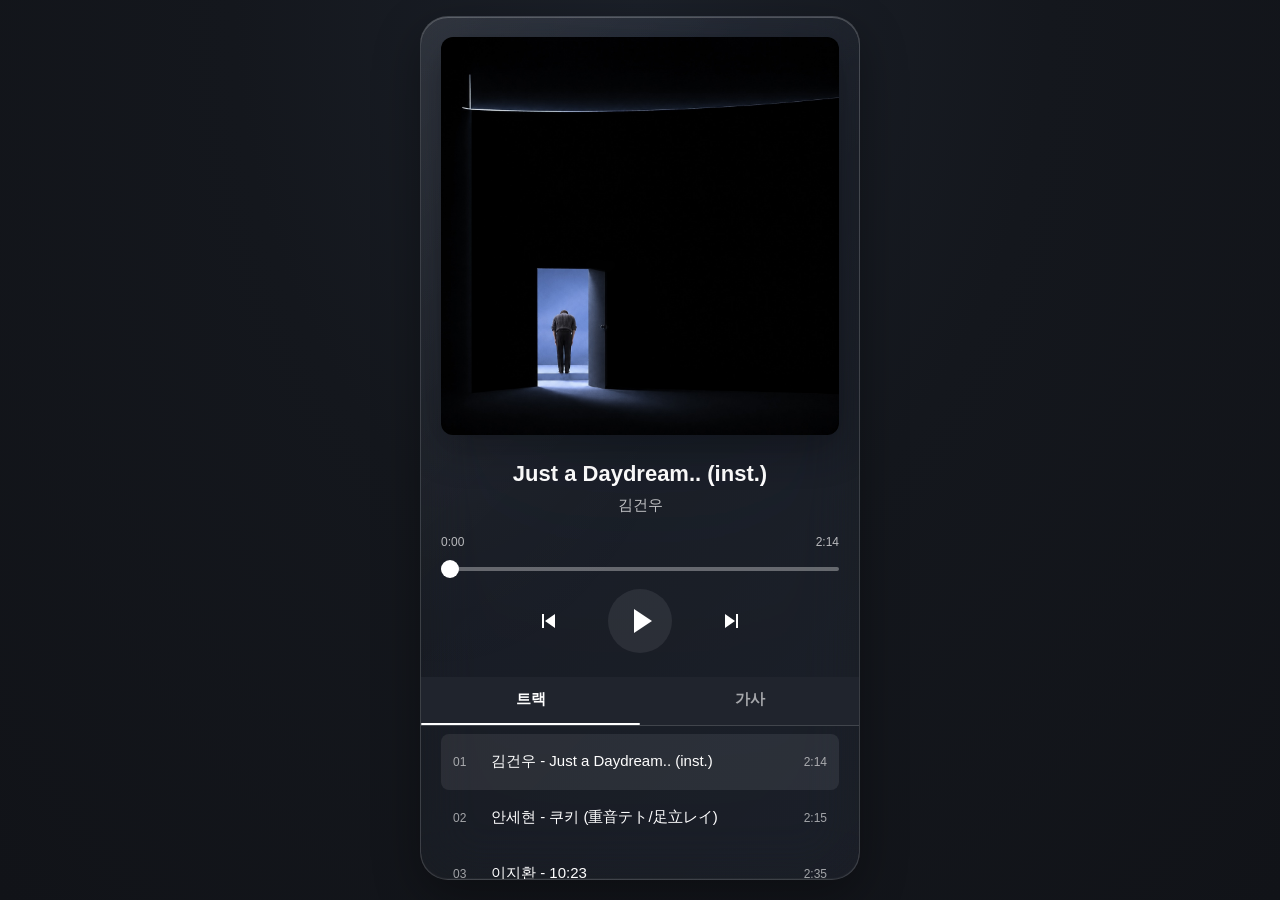
<file: index.html>
<!doctype html>
<html lang="ko">
<head>
<script>window.assetVersion = Date.now().toString(36);</script>
<meta charset="utf-8"><meta name="viewport" content="width=device-width, initial-scale=1, viewport-fit=cover"><meta name="theme-color" content="#111318"><meta name="description" content="TTL의 앨범 True Man Show"><title>True Man Show — TTL</title><link rel="icon" href="assets/cover.png"><script>document.write('<link rel="stylesheet" href="style.css?v=' + window.assetVersion + '">');</script>
</head>
<body>
<div class="background" aria-hidden="true"></div>
<div class="intro-screen" id="opening" aria-hidden="true"><div><h1>True Man Show</h1></div></div>
<main class="player">
<button class="album-art" id="info" type="button" aria-label="앨범 소개" disabled><img src="assets/cover.png" alt="True Man Show 앨범 커버"></button>
<div class="track-info"><h2 id="track-title">음원을 준비하고 있어요</h2><p id="track-artist">TTL</p><blockquote id="track-highlight" hidden></blockquote></div>
<div class="progress-time"><span id="elapsed">0:00</span><span id="duration">0:00</span></div><input id="seek" type="range" min="0" max="100" step="any" value="0" aria-label="재생 위치" disabled>
<div class="controls"><button id="previous" aria-label="이전 곡" disabled><svg viewBox="0 0 24 24" aria-hidden="true"><path d="M6 5h2v14H6zm3 7 10-7v14z"/></svg></button><button id="play" aria-label="재생" disabled><svg viewBox="0 0 24 24" aria-hidden="true"><path d="M8 4v16l12-8z"/></svg></button><button id="next" aria-label="다음 곡" disabled><svg viewBox="0 0 24 24" aria-hidden="true"><path d="M16 5h2v14h-2zM5 5l10 7-10 7z"/></svg></button></div><audio id="audio" preload="metadata"></audio>
<div class="library"><div class="tabs" role="tablist"><button class="tab active" id="tracks-tab" role="tab" aria-selected="true">트랙</button><button class="tab" id="lyrics-tab" role="tab" aria-selected="false">가사</button></div><div id="list" class="list"></div><div id="lyrics" class="lyrics" hidden></div></div>
</main>
<dialog id="intro-dialog"><button id="close-dialog" aria-label="닫기">×</button><p id="intro-text"></p></dialog>
<script>document.write('<script src="album.js?v=' + window.assetVersion + '"><\/script>');</script><script>document.write('<script src="lyrics.js?v=' + window.assetVersion + '"><\/script>');</script><script>document.write('<script src="app.js?v=' + window.assetVersion + '"><\/script>');</script></body></html>
</file>
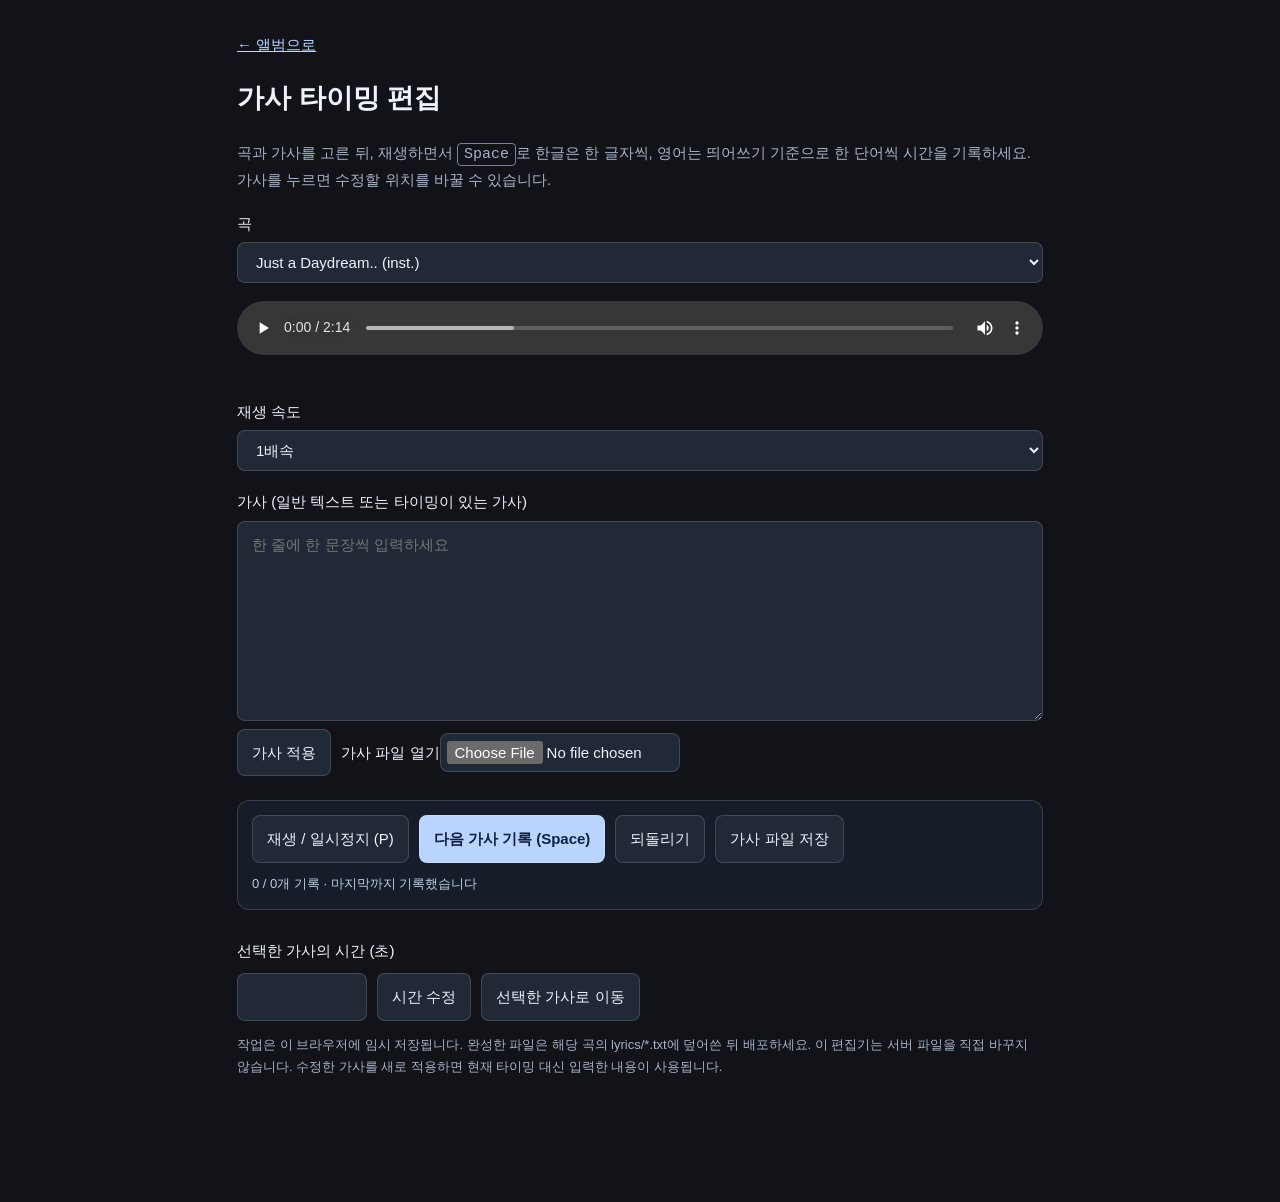
<file: timing.html>
<!doctype html><html lang="ko"><head>
<script>window.assetVersion = Date.now().toString(36);</script><meta charset="utf-8"><meta name="viewport" content="width=device-width,initial-scale=1"><title>가사 타이밍 편집 — True Man Show</title><script>document.write('<link rel="stylesheet" href="timing.css?v=' + window.assetVersion + '">');</script></head><body><main>
<a href="./">← 앨범으로</a><h1>가사 타이밍 편집</h1><p>곡과 가사를 고른 뒤, 재생하면서 <kbd>Space</kbd>로 한글은 한 글자씩, 영어는 띄어쓰기 기준으로 한 단어씩 시간을 기록하세요. 가사를 누르면 수정할 위치를 바꿀 수 있습니다.</p>
<label for="song">곡</label><select id="song"></select><audio id="timing-audio" controls preload="metadata"></audio>
<label for="speed">재생 속도</label><select id="speed"><option value="1">1배속</option><option value="0.75">0.75배속</option><option value="0.5">0.5배속</option></select>
<label for="source">가사 (일반 텍스트 또는 타이밍이 있는 가사)</label><textarea id="source" rows="7" placeholder="한 줄에 한 문장씩 입력하세요"></textarea><div class="row"><button id="prepare">가사 적용</button><label class="file">가사 파일 열기<input id="file" type="file" accept=".txt,.lrc,text/plain"></label></div>
<div class="toolbar"><button id="toggle">재생 / 일시정지 (P)</button><button id="stamp">다음 가사 기록 (Space)</button><button id="undo">되돌리기</button><button id="save">가사 파일 저장</button><div id="status" role="status"></div></div>
<div id="characters" aria-label="기록할 가사 글자"></div><section class="edit"><label for="exact">선택한 가사의 시간 (초)</label><input id="exact" type="number" min="0" step="0.01"><button id="set-time">시간 수정</button><button id="jump">선택한 가사로 이동</button></section>
<p class="note">작업은 이 브라우저에 임시 저장됩니다. 완성한 파일은 해당 곡의 lyrics/*.txt에 덮어쓴 뒤 배포하세요. 이 편집기는 서버 파일을 직접 바꾸지 않습니다. 수정한 가사를 새로 적용하면 현재 타이밍 대신 입력한 내용이 사용됩니다.</p>
</main><script>document.write('<script src="album.js?v=' + window.assetVersion + '"><\/script>');</script><script>document.write('<script src="lyrics.js?v=' + window.assetVersion + '"><\/script>');</script><script>document.write('<script src="timing.js?v=' + window.assetVersion + '"><\/script>');</script></body></html>
</file>
<file: style.css>
:root { color-scheme: dark; }
* { box-sizing: border-box; }
html { height: 100%; overflow: hidden; background: #111318; }
body { margin: 0; height: 100dvh; overflow: hidden; color: #fff; font-family: Arial, 'Noto Sans KR', sans-serif; }
.background { position: fixed; inset: 0; z-index: -1; background: radial-gradient(ellipse at 50% 0%, #1b2029 0%, #14171d 45%, #111318 100%); }
.intro-screen { position: fixed; inset: 0; background: #111318; display: grid; place-items: center; text-align: center; z-index: 5; animation: disappear .7s ease 1.3s forwards; pointer-events: none; }
.intro-screen h1 { font-size: clamp(28px,8vw,44px); margin: 24px; }
.player { width: 100%; max-width: 440px; margin: 0 auto; padding: max(24px,env(safe-area-inset-top)) 24px max(32px,env(safe-area-inset-bottom)); display: flex; flex-direction: column; align-items: center; }
.album-art { display: block; padding: 0; border: 0; background: none; width: 100%; aspect-ratio: 1; border-radius: 12px; overflow: hidden; box-shadow: 0 12px 40px #0005; }
.album-art:disabled { opacity: 1; }
.album-art img { width: 100%; height: 100%; object-fit: cover; display: block; }
button { font: inherit; color: inherit; cursor: pointer; touch-action: manipulation; -webkit-tap-highlight-color: transparent; }
button:disabled { cursor: default; }
button:focus-visible, input:focus-visible { outline: 2px solid #c3d8ff; outline-offset: 4px; }
.track-info { text-align: center; width: 100%; margin: 24px 0 20px; }
.track-info h2 { font-size: 22px; line-height: 1.4; overflow-wrap: anywhere; margin: 0 0 6px; }
.track-info p { font-size: 15px; color: #ffffffb8; margin: 0; }
.progress-time { width: 100%; display: flex; justify-content: space-between; font-size: 12px; font-variant-numeric: tabular-nums; color: #ffffffb0; }
input[type=range] { appearance: none; -webkit-appearance: none; width: 100%; height: 40px; margin: 0; background: transparent; cursor: pointer; touch-action: none; }
input[type=range]::-webkit-slider-runnable-track { height: 4px; border-radius: 4px; background: #ffffff55; }
input[type=range]::-webkit-slider-thumb { appearance: none; -webkit-appearance: none; height: 18px; width: 18px; margin-top: -7px; border-radius: 50%; background: white; }
input[type=range]::-moz-range-track { height: 4px; border-radius: 4px; background: #ffffff55; }
input[type=range]::-moz-range-thumb { height: 18px; width: 18px; border: 0; border-radius: 50%; background: white; }
input:disabled { opacity: .4; }
.controls { display: flex; align-items: center; justify-content: center; gap: 34px; width: 100%; margin: 0 0 24px; }
.controls button { display: grid; place-items: center; border: 0; border-radius: 50%; background: none; width: 52px; height: 52px; padding: 12px; }
.controls #play { width: 64px; height: 64px; background: #ffffff14; }
.controls button:disabled { opacity: .35; }
.controls svg { width: 24px; height: 24px; fill: currentColor; }
.controls #play svg { width: 36px; height: 36px; }
.library { width: 100%; display: flex; flex-direction: column; }
.tabs { display: flex; border-bottom: 1px solid #ffffff26; }
.tab { width: 50%; min-height: 48px; border: 0; border-bottom: 2px solid transparent; background: none; color: #ffffff99; font-size: 15px; font-weight: 600; }
.tab.active { color: white; border-bottom-color: #fff; }
.list,.lyrics { padding: 8px 0; }
.empty { font-size: 14px; text-align: center; color: #ffffff80; padding: 24px 0; margin: 0; }
.track { width: 100%; min-height: 56px; display: flex; align-items: center; gap: 14px; text-align: left; background: none; border: 0; border-radius: 8px; padding: 14px 12px; font-size: 15px; }
.track:hover,.track.selected { background: #ffffff14; }
.track-num { flex: 0 0 24px; color: #ffffff99; font-size: 12px; }
.track-name { flex: 1; min-width: 0; overflow-wrap: anywhere; }
.track-duration { flex: 0 0 38px; text-align: right; white-space: nowrap; font-size: 12px; font-variant-numeric: tabular-nums; color: #ffffff99; }
.lyric-line { display: block; width: 100%; min-height: 48px; background: none; border: 0; text-align: left; color: #ffffff80; font-size: 16px; line-height: 1.7; padding: 12px; margin: 0; overflow-wrap: anywhere; }
.lyric-line.active { color: #fff; font-weight: 600; }
dialog { border: 1px solid #ffffff33; border-radius: 20px; background: #202633; color: white; padding: 24px; width: calc(100% - 32px); max-width: 420px; max-height: 80dvh; overflow: auto; }
dialog::backdrop { background: #000b; backdrop-filter: blur(4px); }
dialog p { white-space: pre-wrap; line-height: 1.8; }
dialog button { float: right; width: 44px; height: 44px; border: 0; background: none; font-size: 25px; }
[hidden] { display: none!important; }
@keyframes disappear { to { opacity: 0; visibility: hidden; } }
@media (min-width: 600px) { .player { padding-top: 40px; padding-bottom: 48px; } }
@media (prefers-reduced-motion: reduce) { .intro-screen { display: none; } }


/* The glass surface belongs to the player, leaving the outer charcoal clear. */
.player {
  --player-padding: 20px;
  position: relative;
  isolation: isolate;
  width: calc(100% - 32px);
  max-width: 440px;
  height: calc(100dvh - max(16px, env(safe-area-inset-top)) - max(20px, env(safe-area-inset-bottom)));
  overflow-y: auto;
  overflow-x: hidden;
  overscroll-behavior-y: contain;
  scrollbar-width: thin;
  scrollbar-color: #ffffff38 transparent;
  margin: max(16px, env(safe-area-inset-top)) auto max(20px, env(safe-area-inset-bottom));
  padding: var(--player-padding);
  border: 1px solid #ffffff26;
  border-radius: 28px;
  background: linear-gradient(135deg, #ffffff10, #ffffff03 45%, #a5c5ff09), #ffffff04;
  backdrop-filter: blur(28px) saturate(150%);
  -webkit-backdrop-filter: blur(28px) saturate(150%);
  box-shadow: inset 0 1px 0 #ffffff38, inset 0 -1px 0 #ffffff0a, 0 16px 48px #0005;
}
.player::before {
  content: ''; position: absolute; inset: 0; z-index: -1; pointer-events: none;
  border-radius: inherit;
  background: radial-gradient(ellipse at 5% 0%, #dbe9ff0d, transparent 55%);
}
.tabs {
  position: sticky;
  top: calc(-1 * var(--player-padding));
  z-index: 3;
  flex-shrink: 0;
  width: calc(100% + 2 * var(--player-padding));
  margin-inline: calc(-1 * var(--player-padding));
  background: #20242d;
  border-radius: 0;
}
.tab-indicator { position: absolute; bottom: 0; left: 0; height: 2px; width: 50%; background: #fff; border-radius: 2px; transform-origin: left center; pointer-events: none; will-change: transform; }

.tab.active { border-bottom-color: transparent; }
.tab { transition: color .6s ease; }
.player > * { flex-shrink: 0; }
.library { overflow: visible; }
.album-art { position: relative; }
.film-window { position: absolute; inset: 0; overflow: hidden; pointer-events: none; background: #08090c; }
.film-strip { position: absolute; inset: 0 0 auto; width: 500%; height: 100%; will-change: transform; display: flex; flex-direction: row; }
.film-frame { position: relative; height: 100%; flex: 0 0 20%; min-width: 0; padding: 0; background: #08090c; }
.film-frame img { height: 100%; width: 100%; object-fit: cover; border-radius: 0; }
.film-strip::before, .film-strip::after { content: ''; position: absolute; z-index: 2; left: 0; right: 0; height: 16px; border-top: 4px solid #08090c; border-bottom: 4px solid #08090c; background: repeating-linear-gradient(to right, #08090c 0 7px, #bec5cddd 7px 16px, #08090c 16px 24px); }
.film-strip::before { top: 0; }
.film-strip::after { bottom: 0; }
@media (max-width: 360px) { .player { --player-padding: 16px; width: calc(100% - 24px); border-radius: 24px; } }
@media (prefers-reduced-motion: reduce) { .tabs::after, .tab { transition: none; } }






#track-highlight { width: calc(100% + 16px); max-width: none; margin: 18px -8px 0; padding: 0; font-size: clamp(13px, 3.6vw, 14px); font-weight: 400; line-height: 1.8; color: #cbd8ee; word-break: keep-all; overflow-wrap: anywhere; white-space: pre-line; }
#track-highlight::before { content: '“'; }
#track-highlight::after { content: '”'; }
.lyric-line.timed-chars .lyric-part { position: relative; display: inline-block; white-space: pre; color: #ffffff68; }
.lyric-fill { display: none; }
.lyric-line.timed-chars.active .lyric-fill {
  display: block;
  position: absolute;
  inset: 0;
  color: #fff;
  pointer-events: none;
  clip-path: inset(0 calc(100% - var(--lyric-fill, 0%)) 0 0);
}
.lyric-line { transition: color .25s ease; }
</file>
<file: timing.css>
:root{color-scheme:dark}*{box-sizing:border-box}body{margin:0;background:#111318;color:#eef2fa;font:15px/1.7 Arial,sans-serif}main{max-width:850px;margin:32px auto;padding:0 22px 80px}h1{font-size:27px}a{color:#bbd4ff}p,.note{color:#a6b2c7}label{display:block;margin:18px 0 6px}button,select,input,textarea{font:inherit;color:inherit;background:#222936;border:1px solid #ffffff26;border-radius:8px;padding:10px 14px}button{cursor:pointer;min-height:44px}button:hover{background:#303e53}textarea,select,audio{width:100%}audio{margin:18px 0}textarea{resize:vertical}.row,.edit{display:flex;flex-wrap:wrap;gap:10px;align-items:center}.file{margin:0;cursor:pointer}.file input{max-width:240px;padding:6px}.toolbar{position:sticky;top:0;z-index:2;margin:24px 0 12px;padding:14px;background:#171e2aee;border:1px solid #ffffff26;border-radius:12px;backdrop-filter:blur(15px);display:flex;gap:10px;flex-wrap:wrap}#stamp{background:#b9d4ff;color:#10213c;font-weight:bold}#status{width:100%;color:#bdcde6;font-size:13px}.char-line{margin:18px 0;white-space:pre-wrap}.char{padding:4px 7px;margin:2px;border:1px solid transparent;background:transparent;min-width:34px}.char.recorded{color:#a3c7ff}.char.selected{background:#d6e5ff;color:#101722;border-color:white}.char.playing{box-shadow:inset 0 -3px #c4d8ff}.edit{margin-top:28px}.edit label{width:100%;margin:0}#exact{width:130px}kbd{border:1px solid #77849a;border-radius:4px;padding:2px 6px}.note{font-size:13px}
</file>
